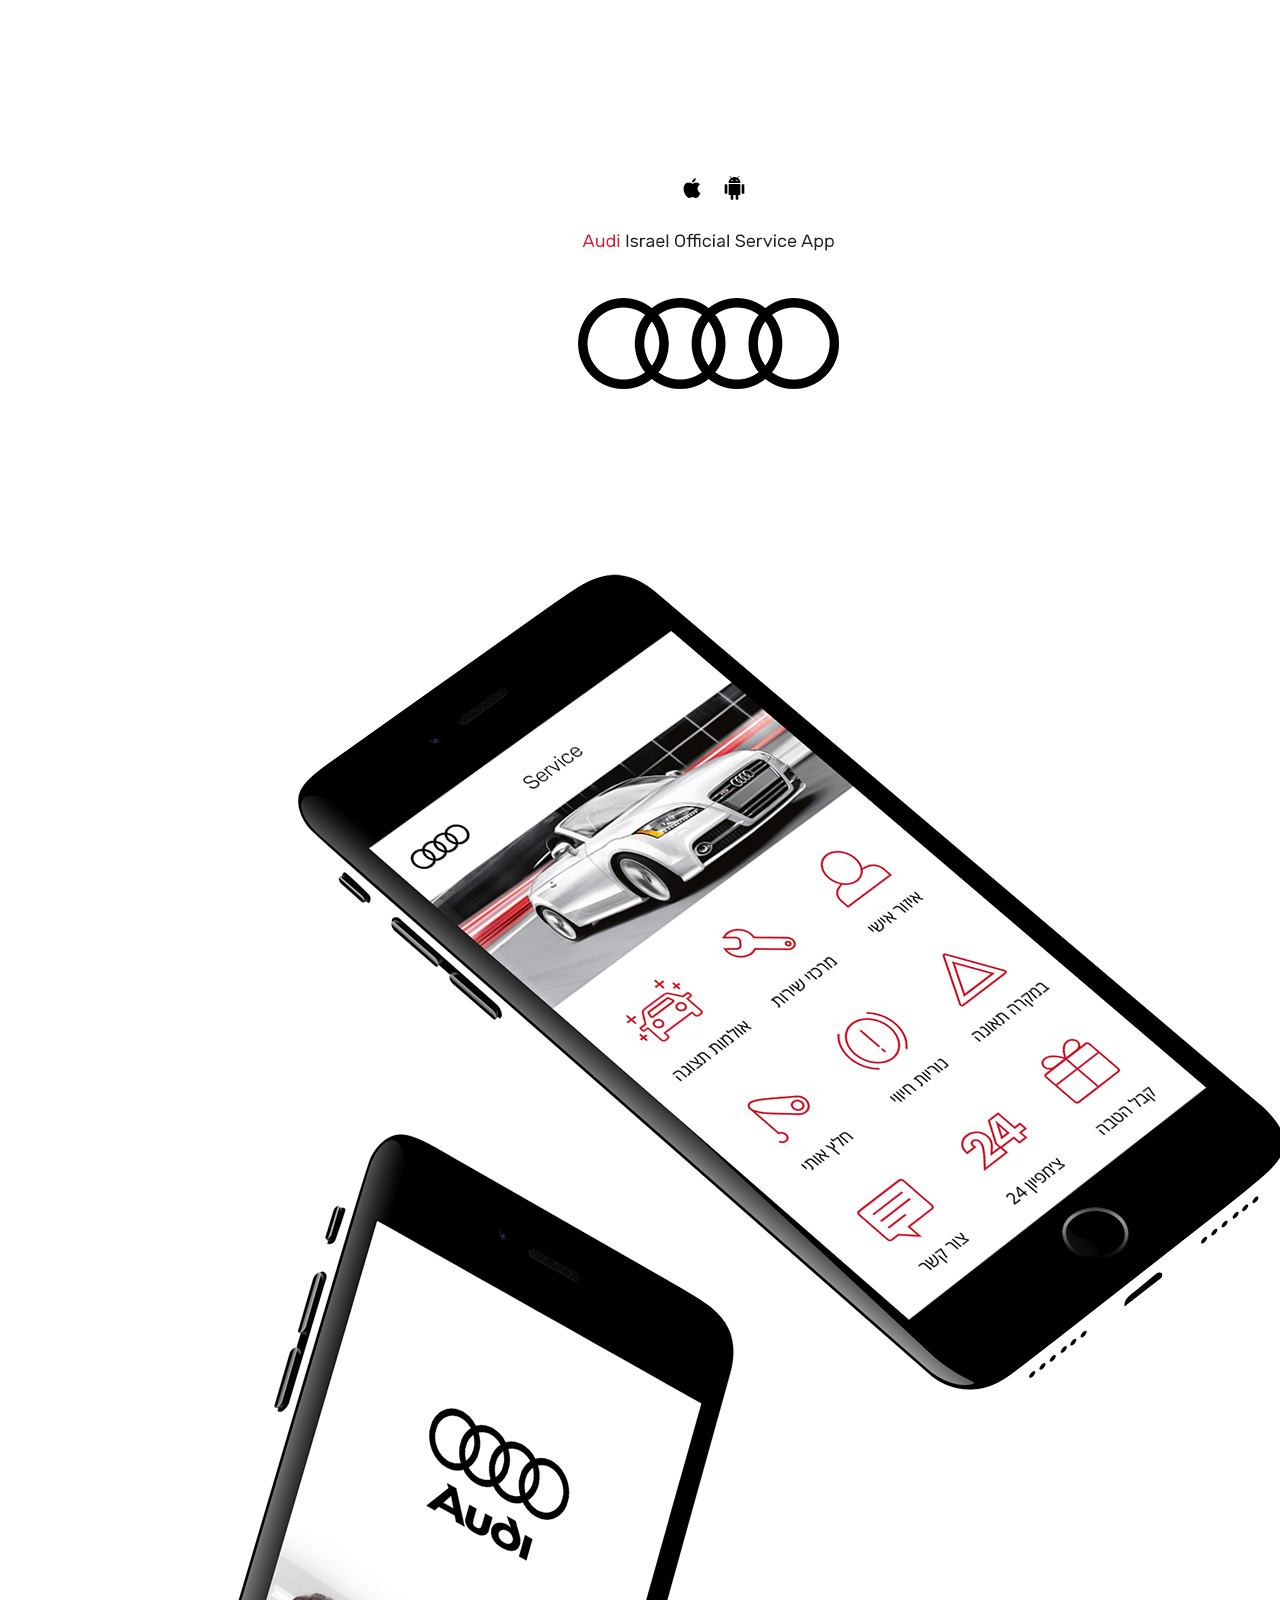
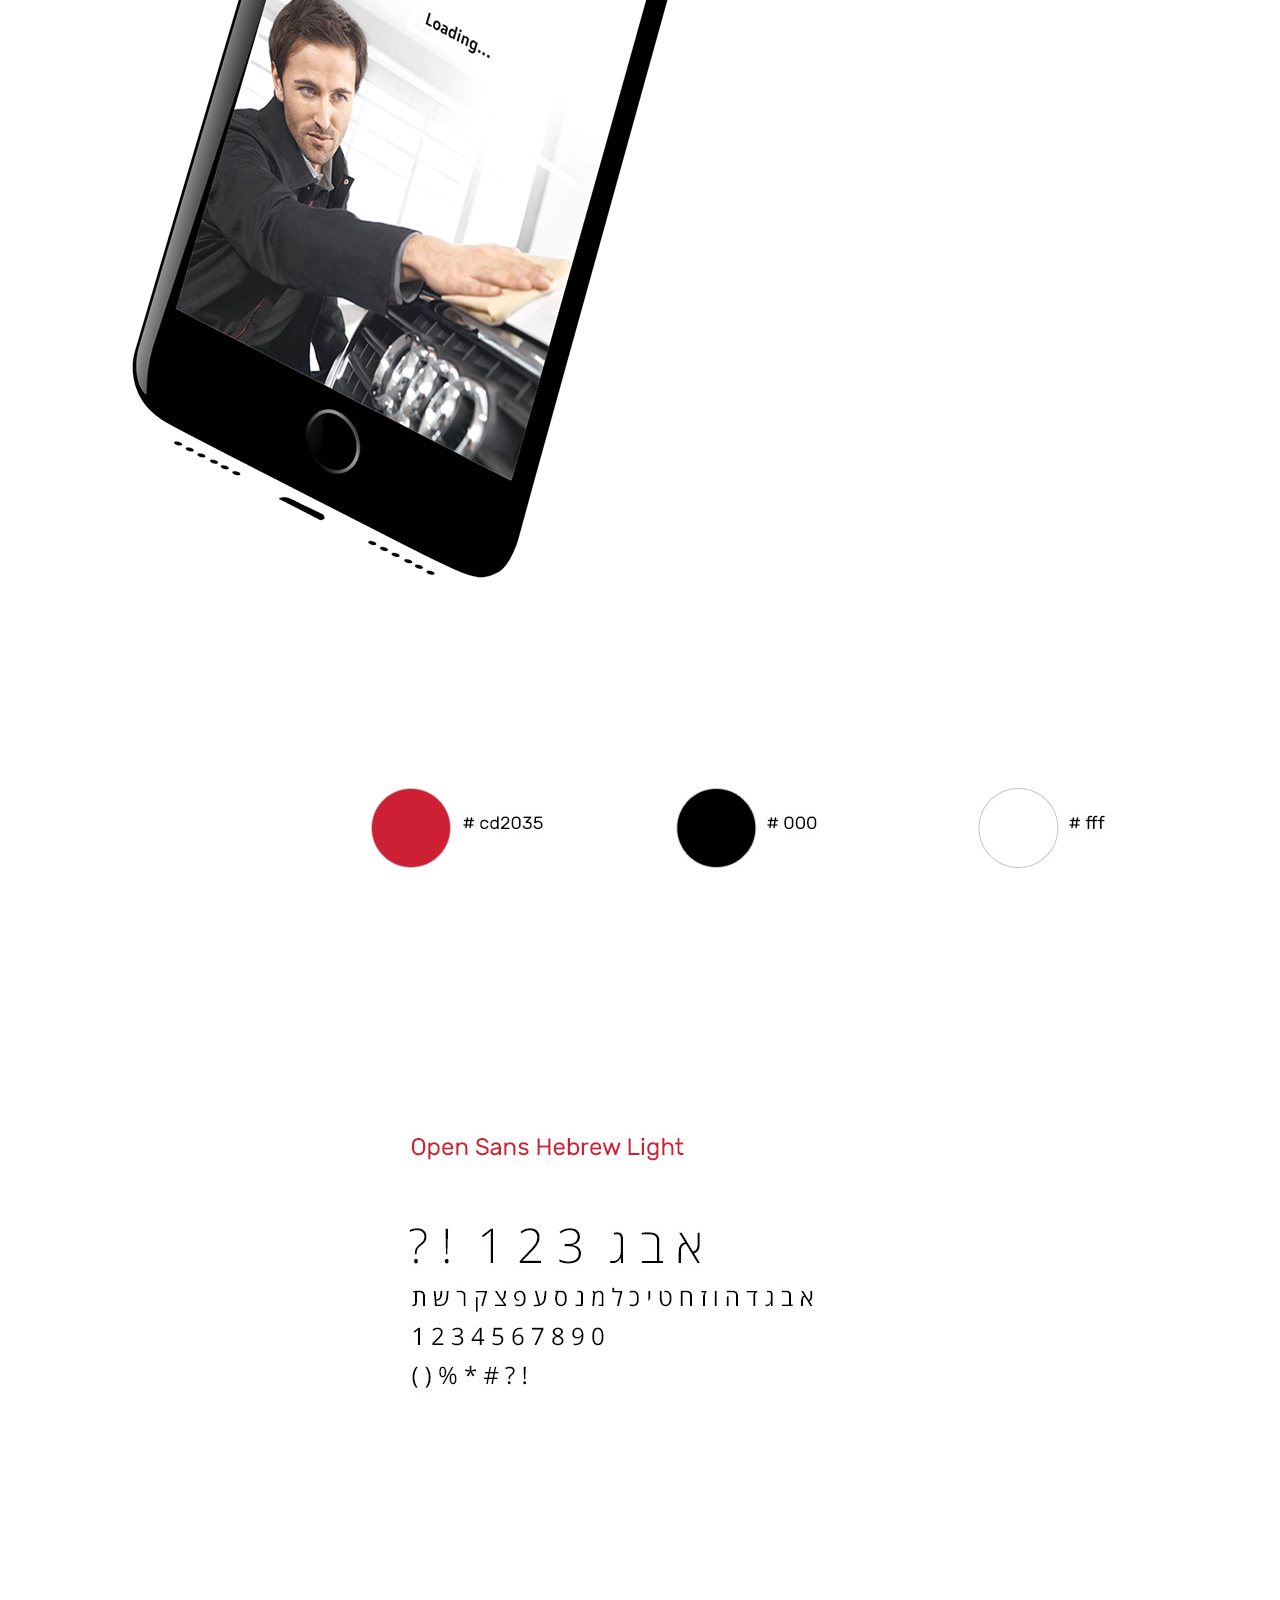
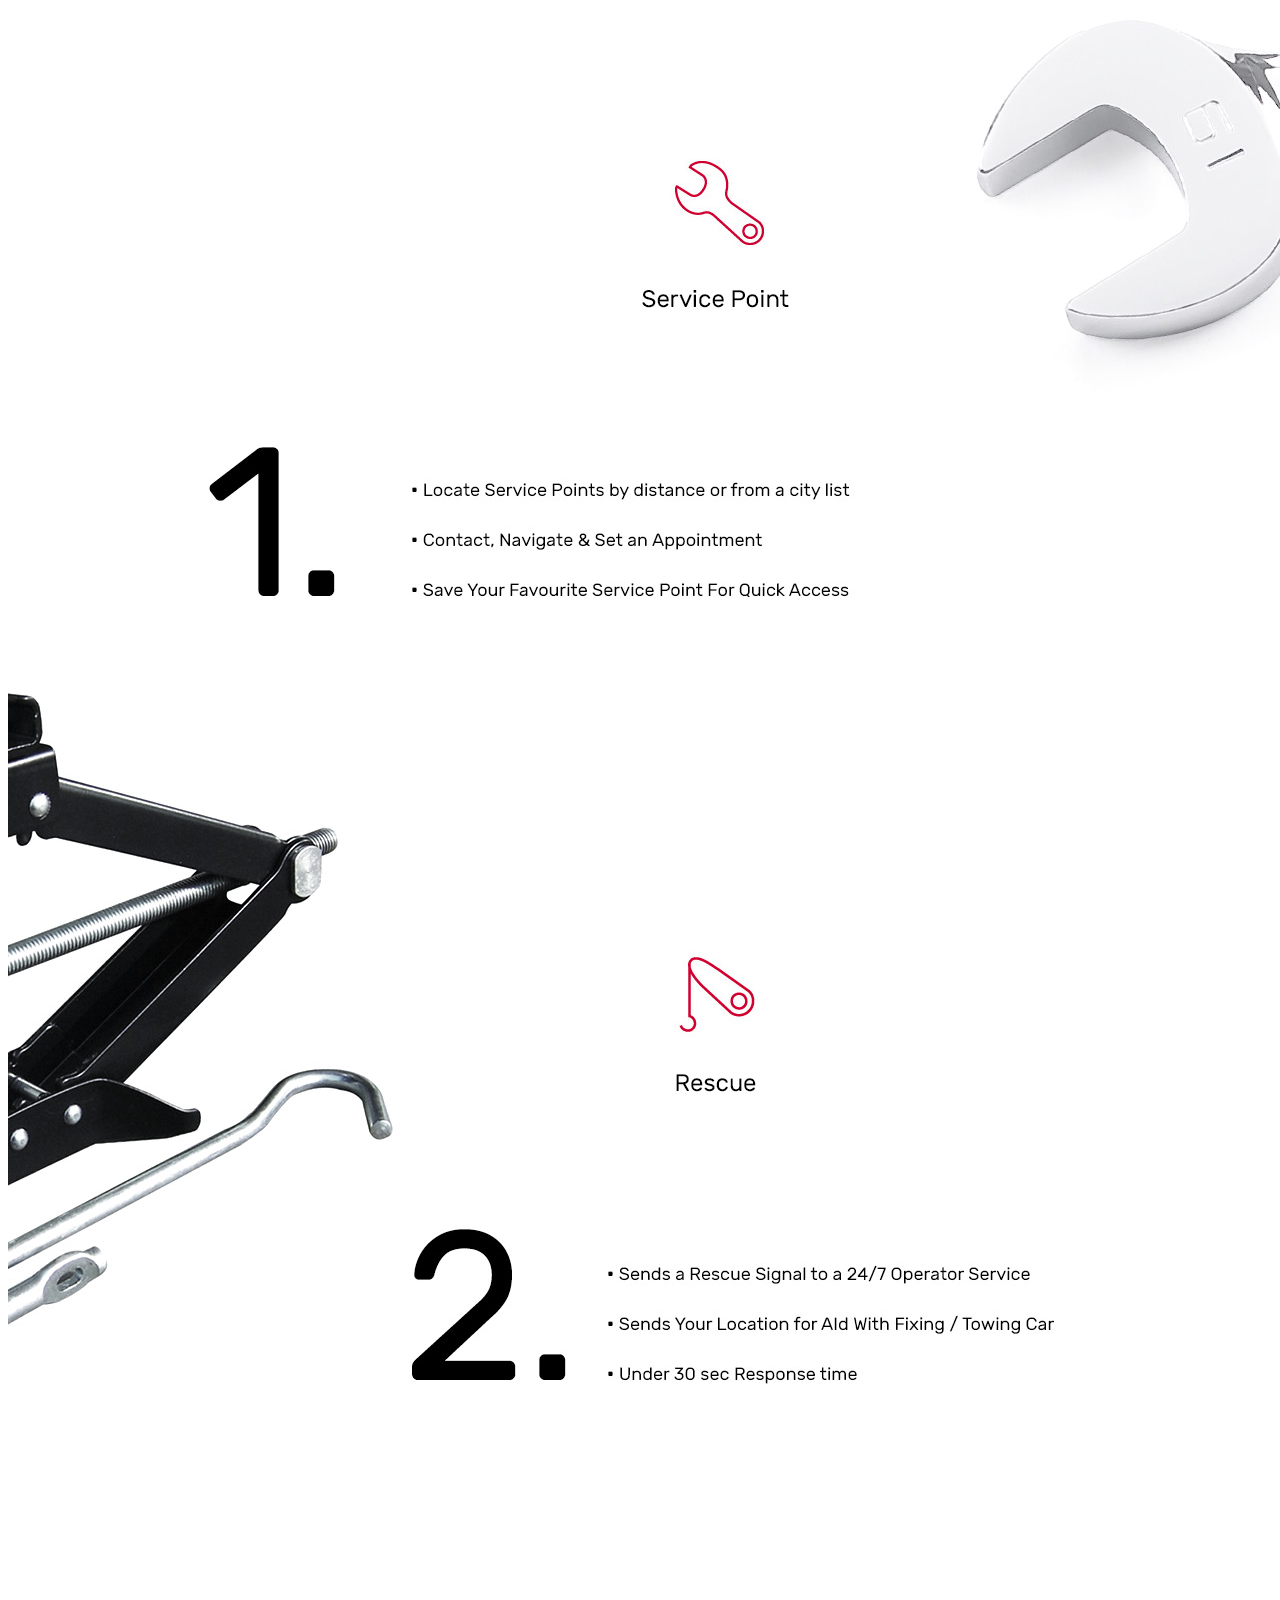
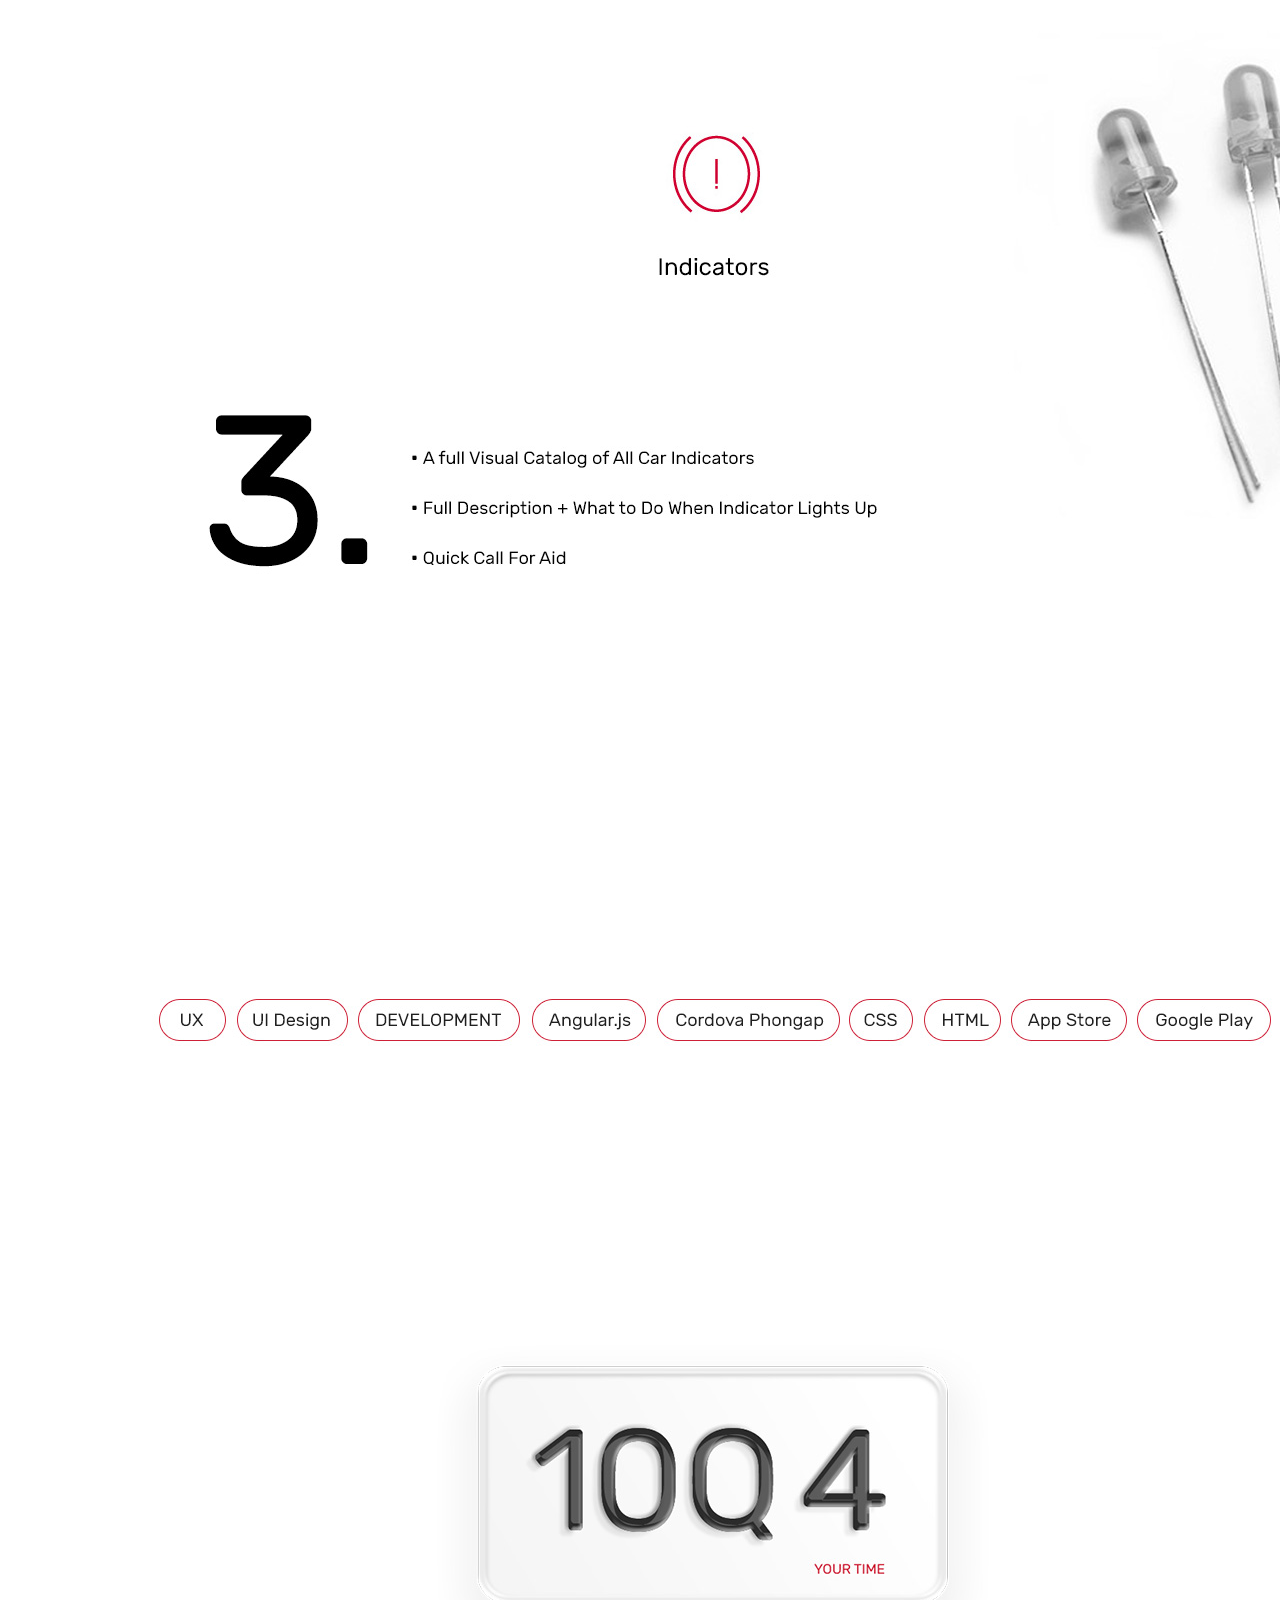
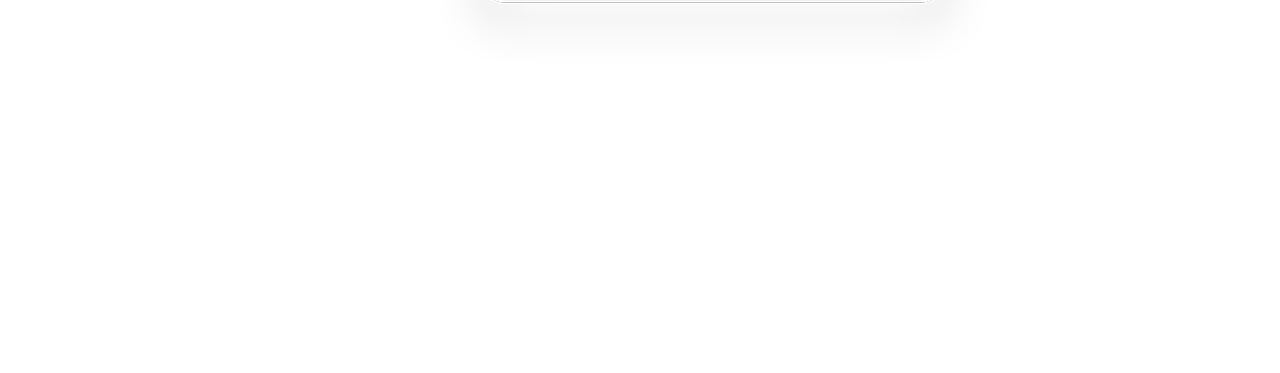
<file: projects/audi-app.html>
<!DOCTYPE html>
<html >
<head>
  <meta charset="UTF-8">
  <title>Audi App</title>
</head>

<body>
  <div class="container">
  <img src="../img/champion/champ1.jpg" class="img-responsive"/>
    <img src="../img/champion/champ2.jpg" class="img-responsive"/>
  <img src="../img/champion/champ3.jpg" class="img-responsive"/>
   <div class="vid-container">
     <div id="yt1" class="video" data-videoID="PWfMw_fS2FU"></div>
  </div>
  <img src="../img/champion/champ4.jpg" class="img-responsive"/>
</div>
<script>
  onYouTubeIframeAPIReady();
</script>
</body>
</html>
</file>
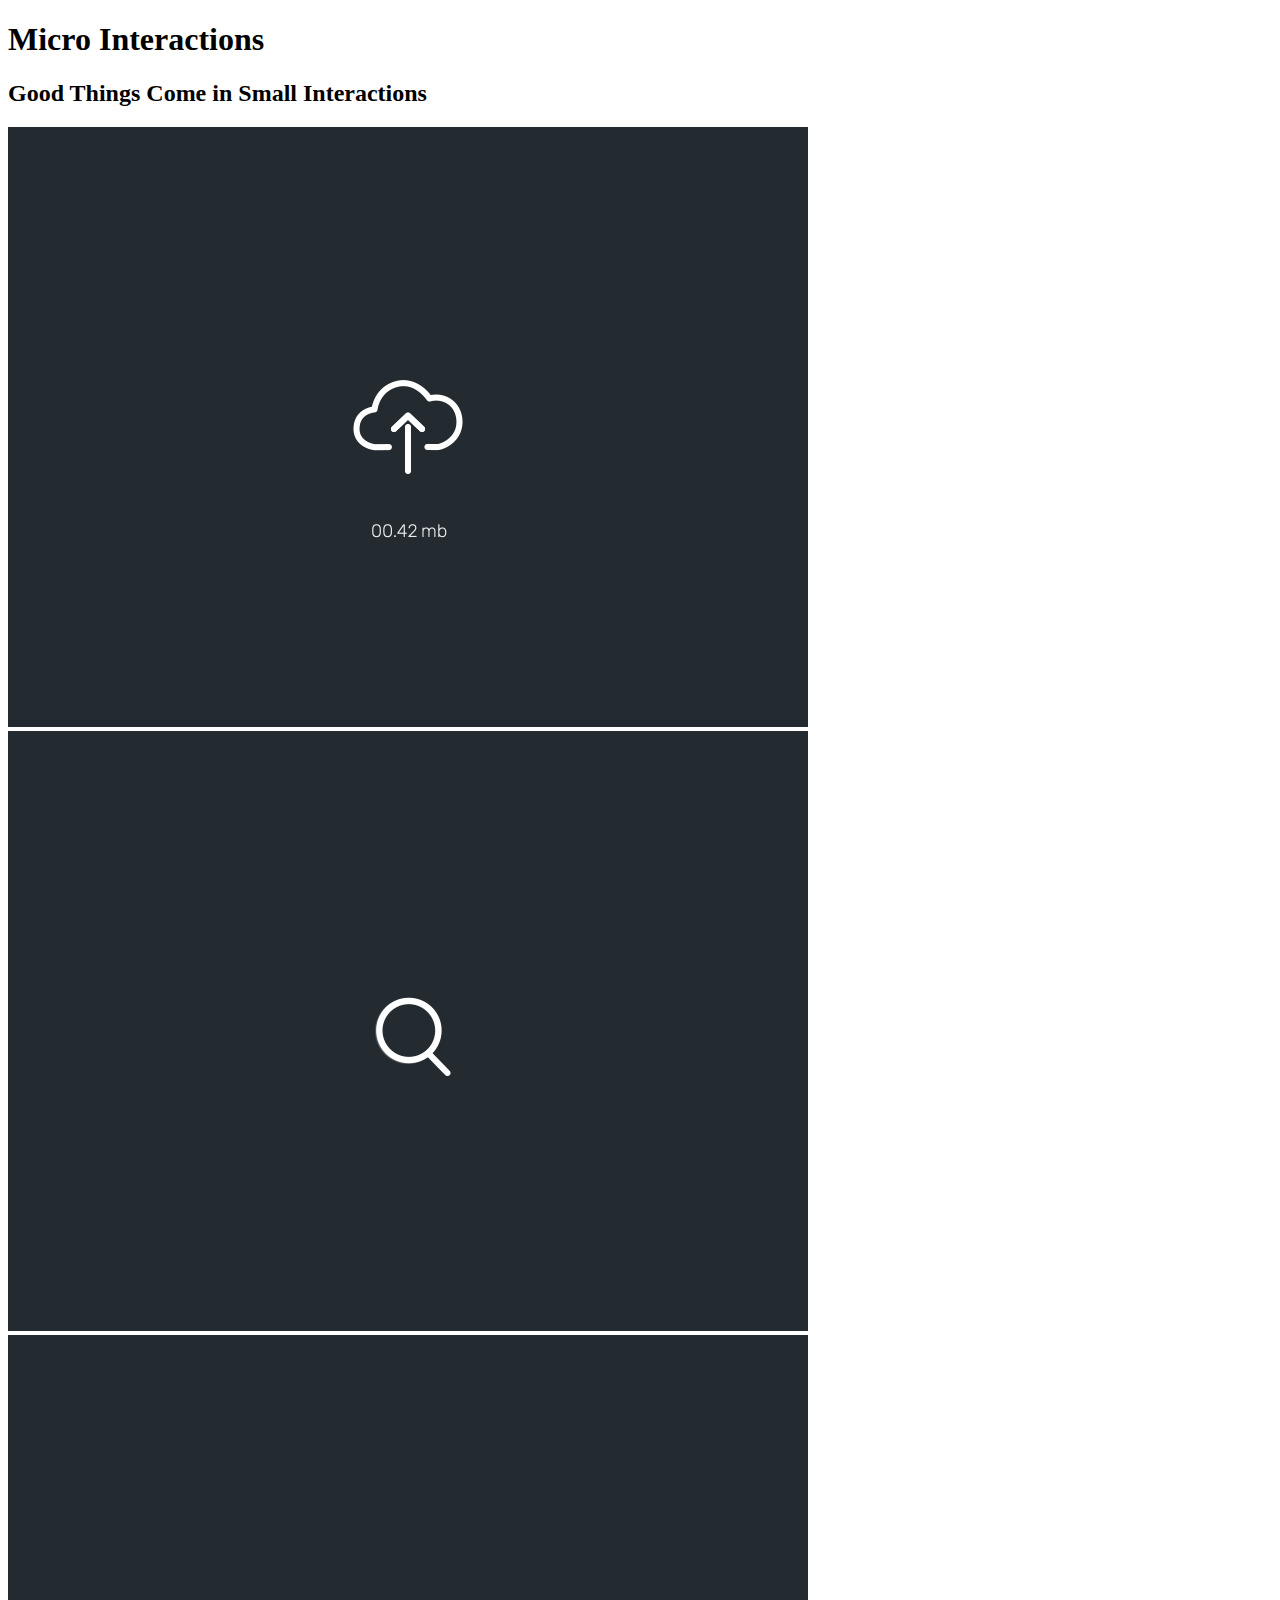
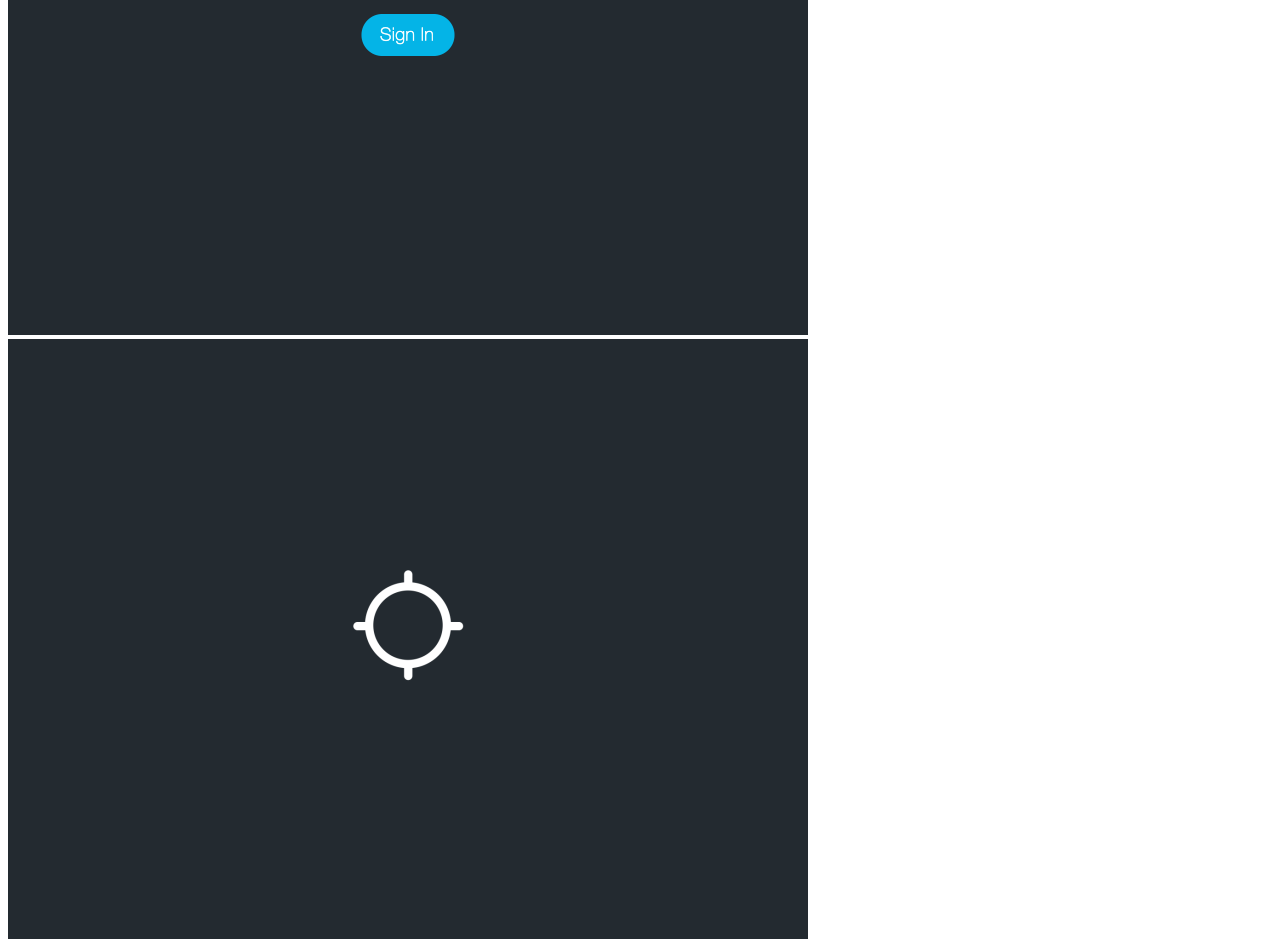
<file: projects/micro-interactions.html>
<!DOCTYPE html>
<html >
<head>
  <meta charset="UTF-8">
  <title>Micro Interactions</title>
  <link rel='stylesheet prefetch' href='https://fonts.googleapis.com/css?family=Rubik:300,400'>
</head>

<body>
  <div class="container micro">
  <hgroup class="text-center">
    <h1>Micro Interactions</h1>
    <h2>Good Things Come in Small Interactions</h2>
  </hgroup>
  <img src="../img/micro-animations/upload.gif" class="img-responsive gif"/>
<!--   <p class="text-center">Upload Amination</p> -->
    <img src="../img/micro-animations/search.gif" class="img-responsive gif"/>
<!--     <p class="text-center">Search Amination</p> -->
  <img src="../img/micro-animations/login.gif" class="img-responsive gif"/>
<!--     <p class="text-center">Login Amination</p> -->
  <img src="../img/micro-animations/locate.gif" class="img-responsive gif"/>
<!--   <p class="text-center">Locate Amination</p> -->
</div>
</body>
</html>
</file>
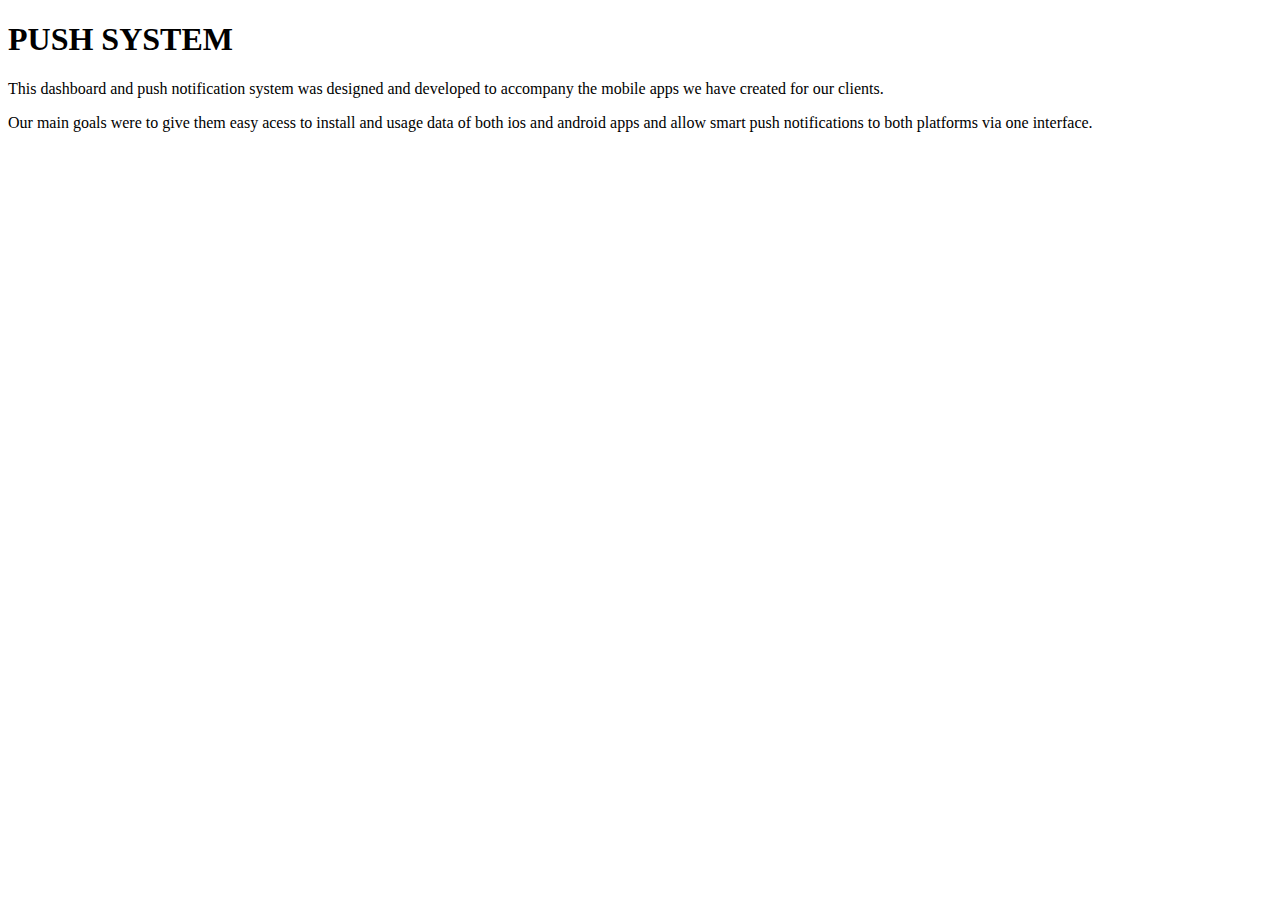
<file: projects/push-system.html>
<!DOCTYPE html>
<html >
<head>
  <meta charset="UTF-8">
  <title>Push Notification App</title>
  <link rel='stylesheet prefetch' href='https://fonts.googleapis.com/css?family=Roboto:300,400'>
</head>
<body>
  <div class="container push">
  <section class="row description">
    <div class="col-sm-4 col-sm-push-1 col-xs-5 col-xs-push-1">
      <h1>PUSH SYSTEM</h1>
      <p>This dashboard and push notification system was designed and developed to accompany the mobile apps  we have created for our clients.</p>
      <p>Our main goals were to give them easy acess to install and usage data of both ios and android apps and allow smart push notifications to both platforms via one interface.</p>
    </div>
  </section>
   <div class="vid-container">
     <div id="yt1" class="video" data-videoID="c6u6bMgF8iM"></div>
  </div>
</div>

<script>
  onYouTubeIframeAPIReady();
</script>

</body>
</html>
</file>
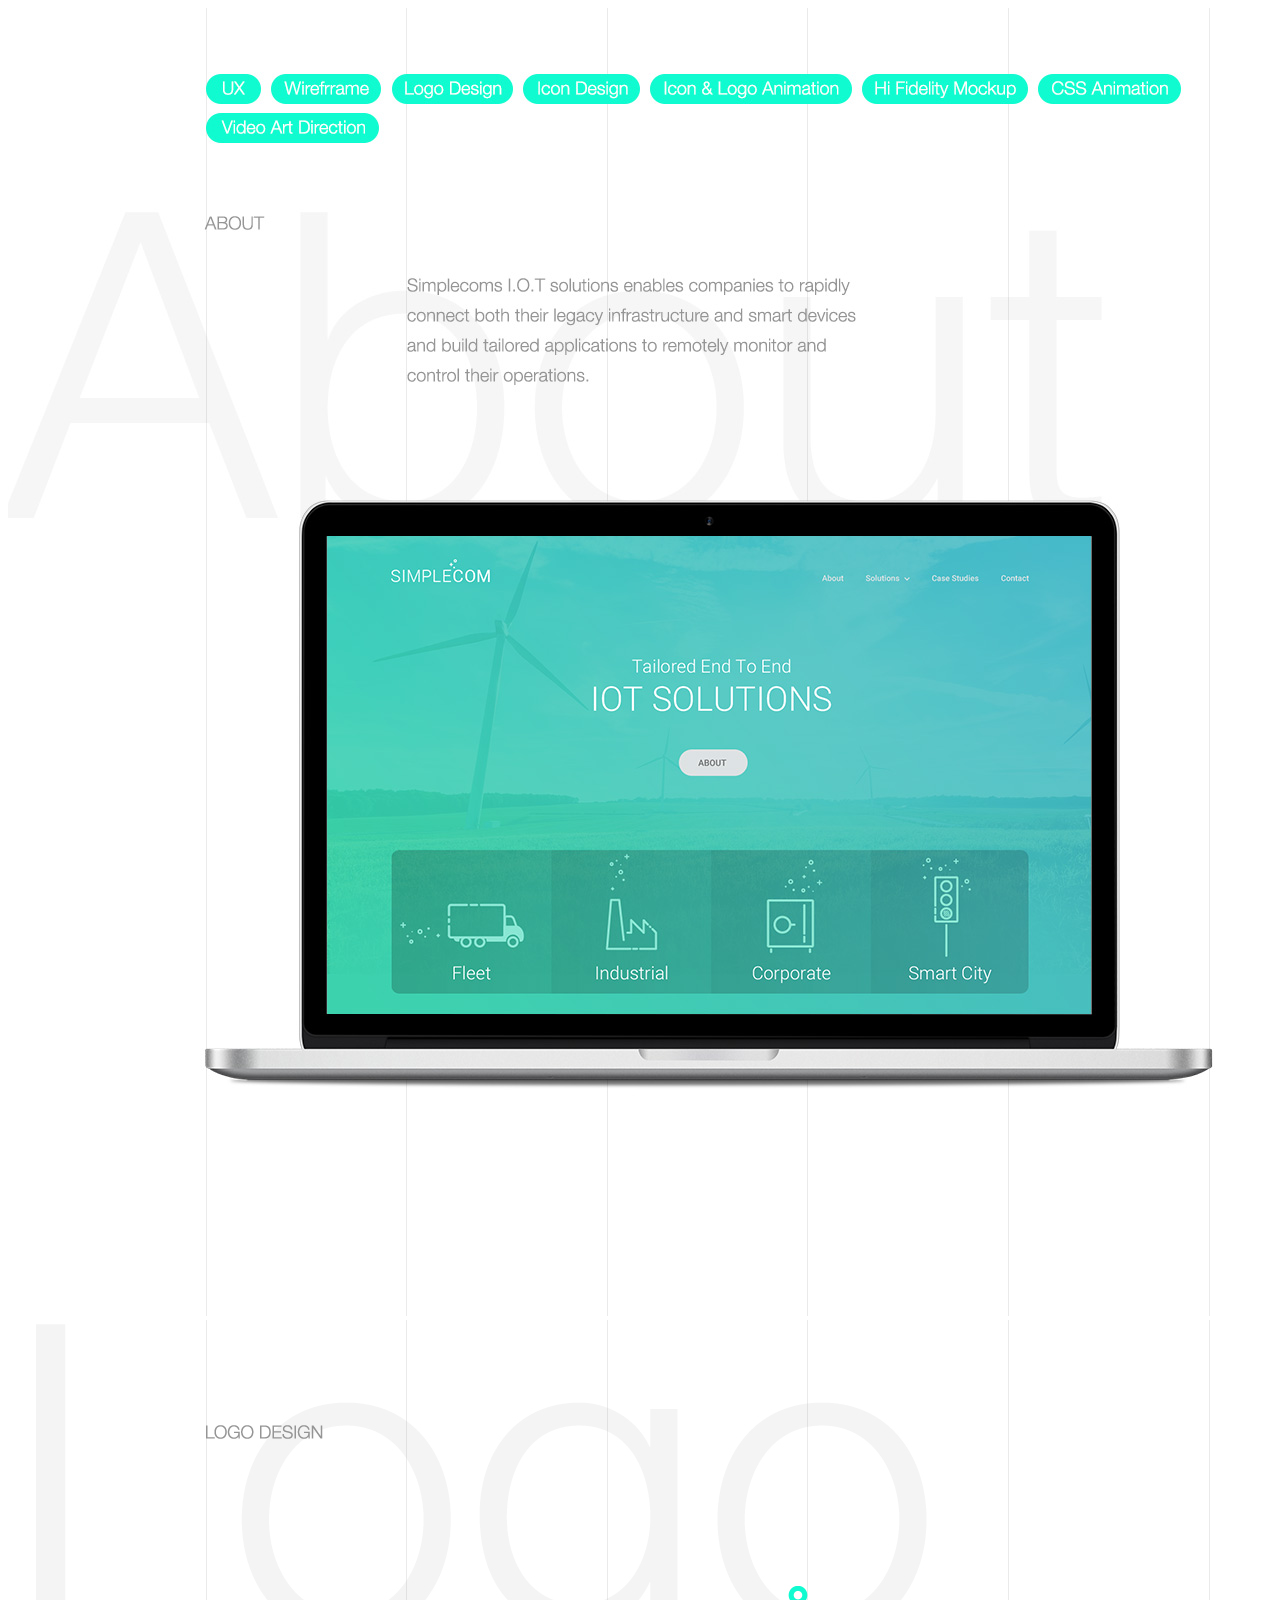
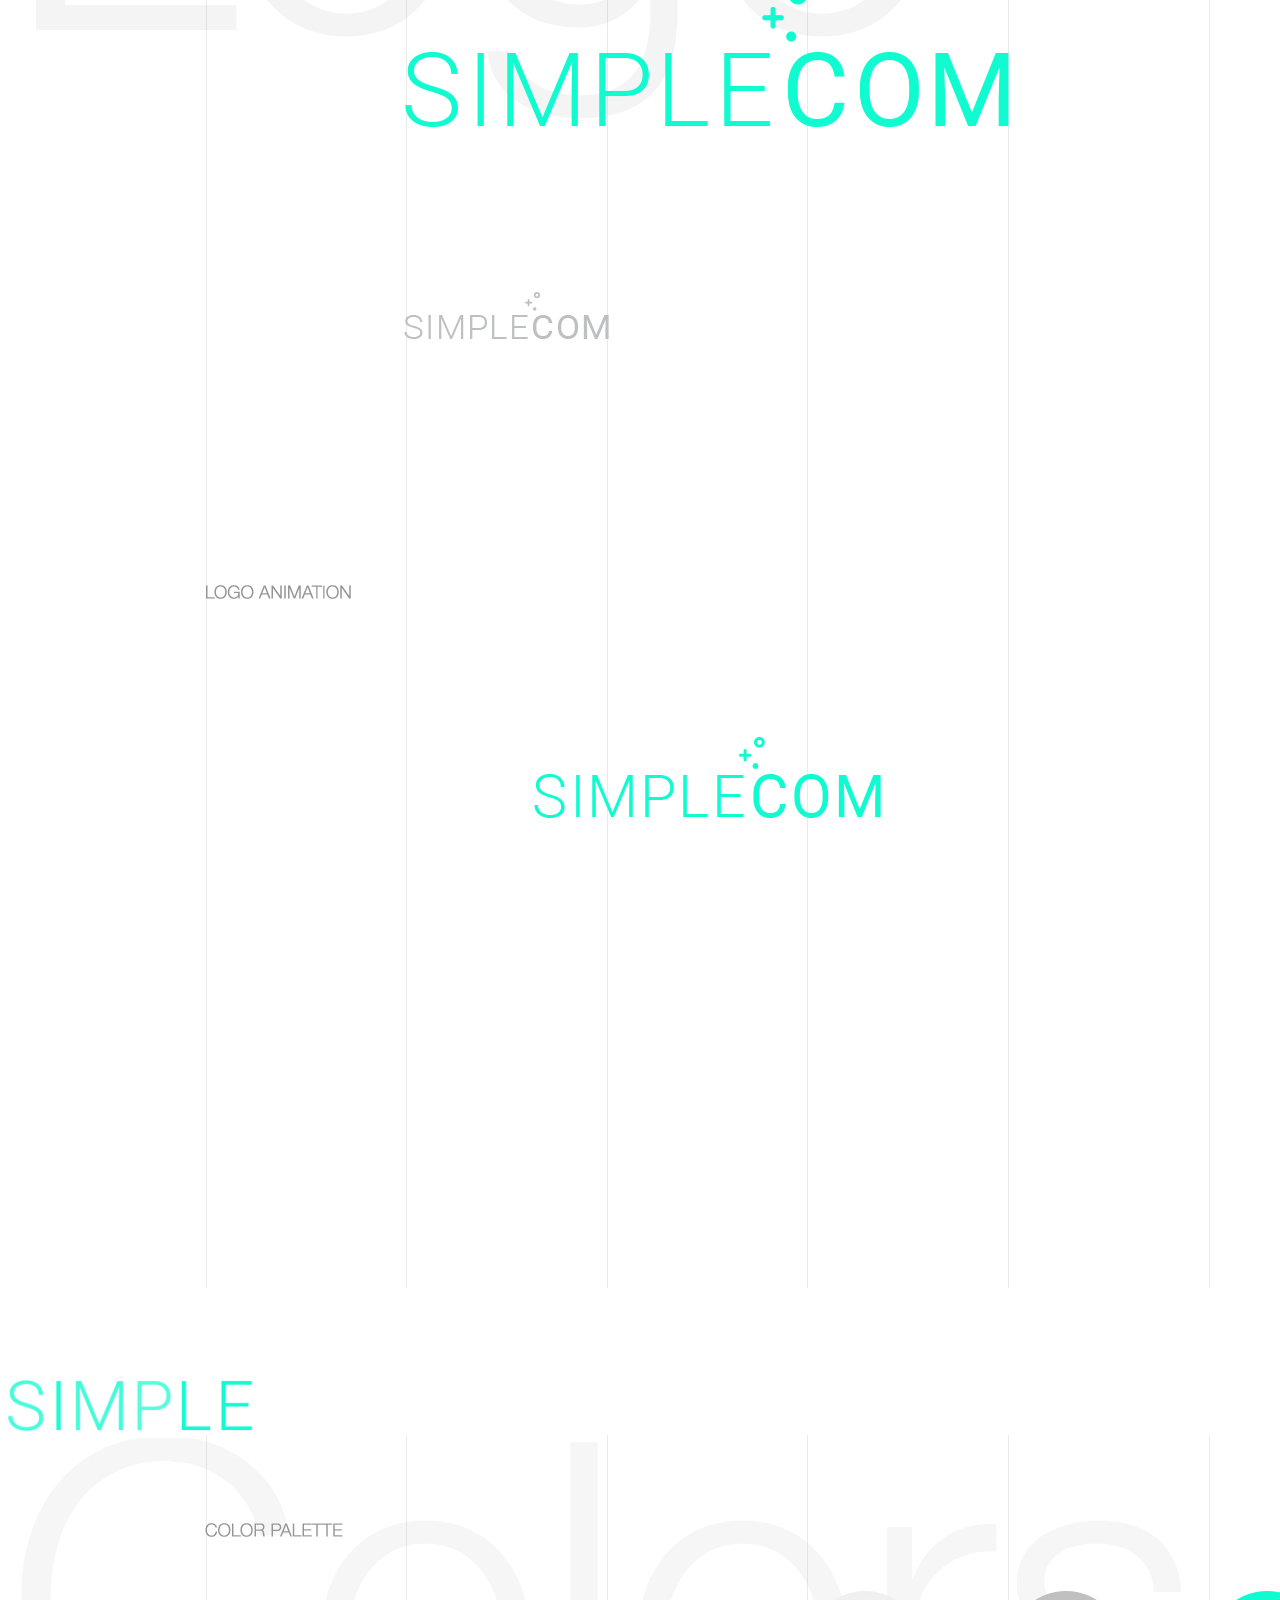
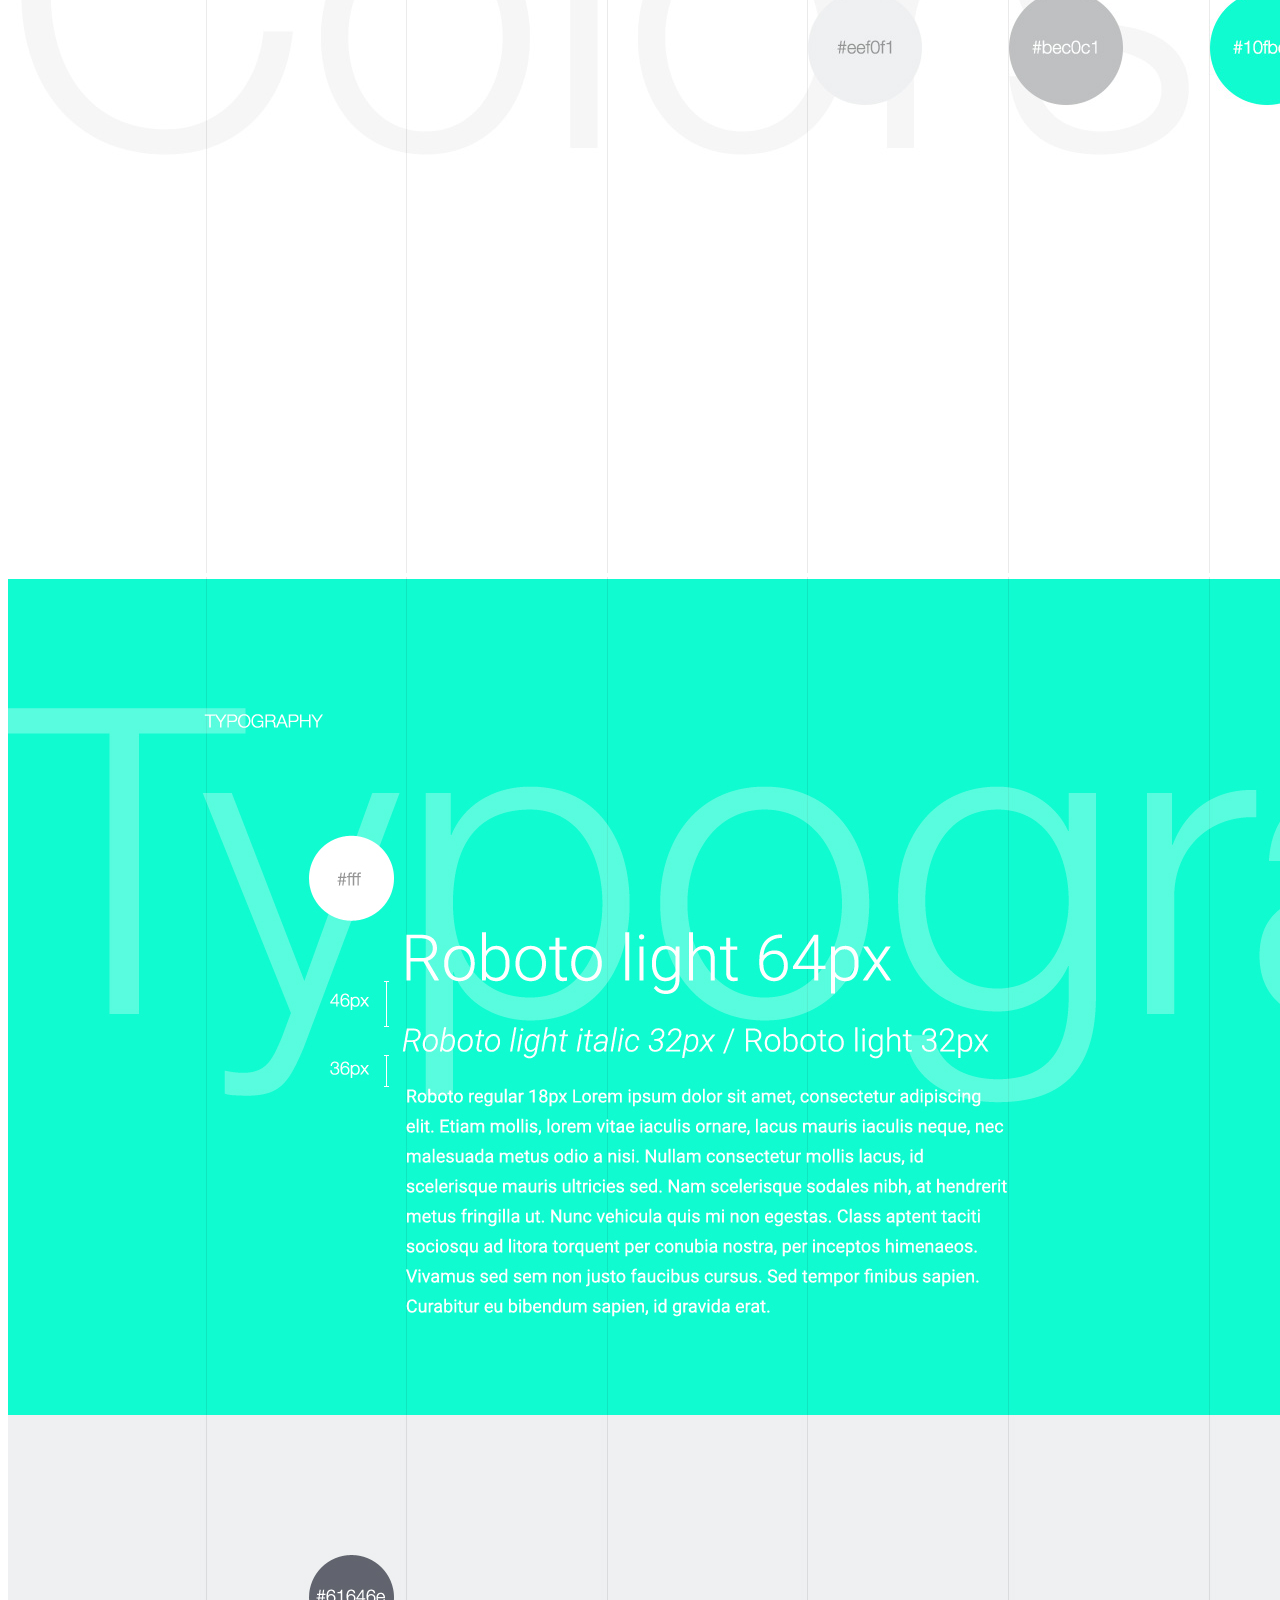
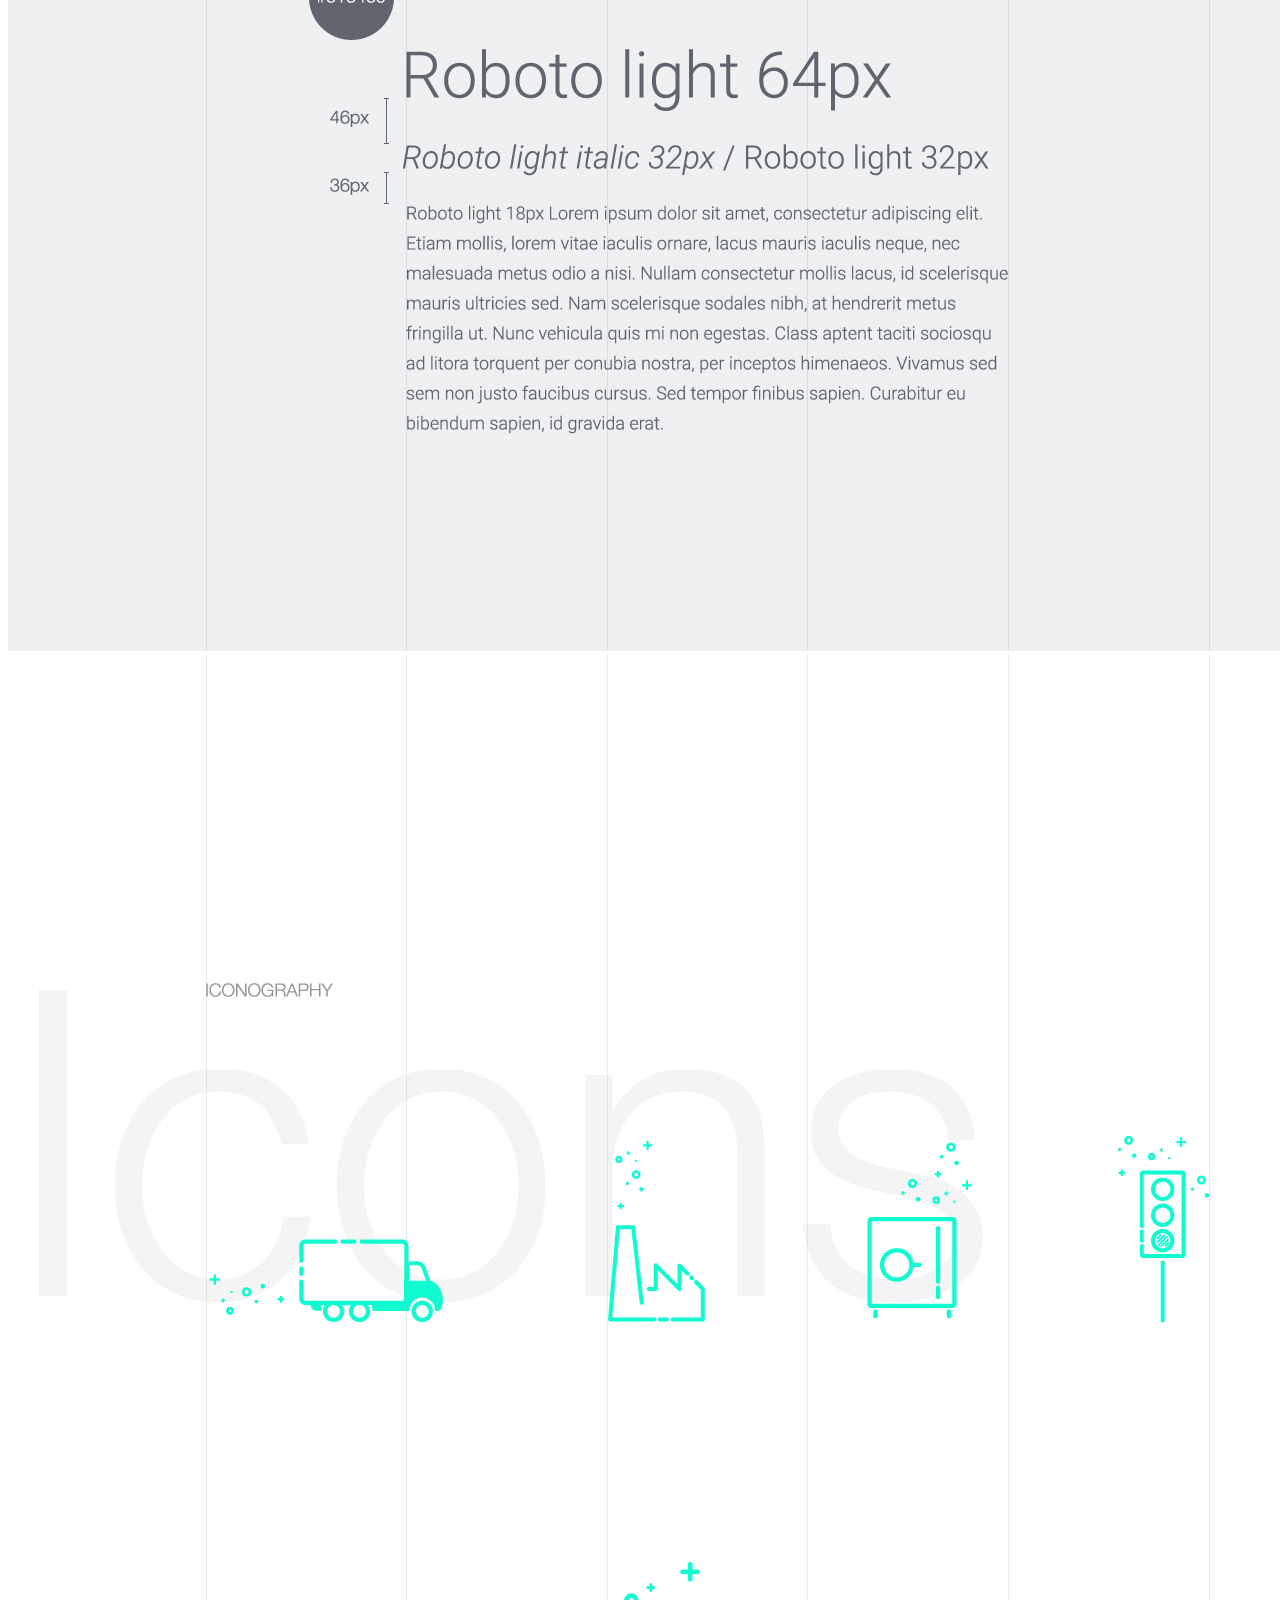
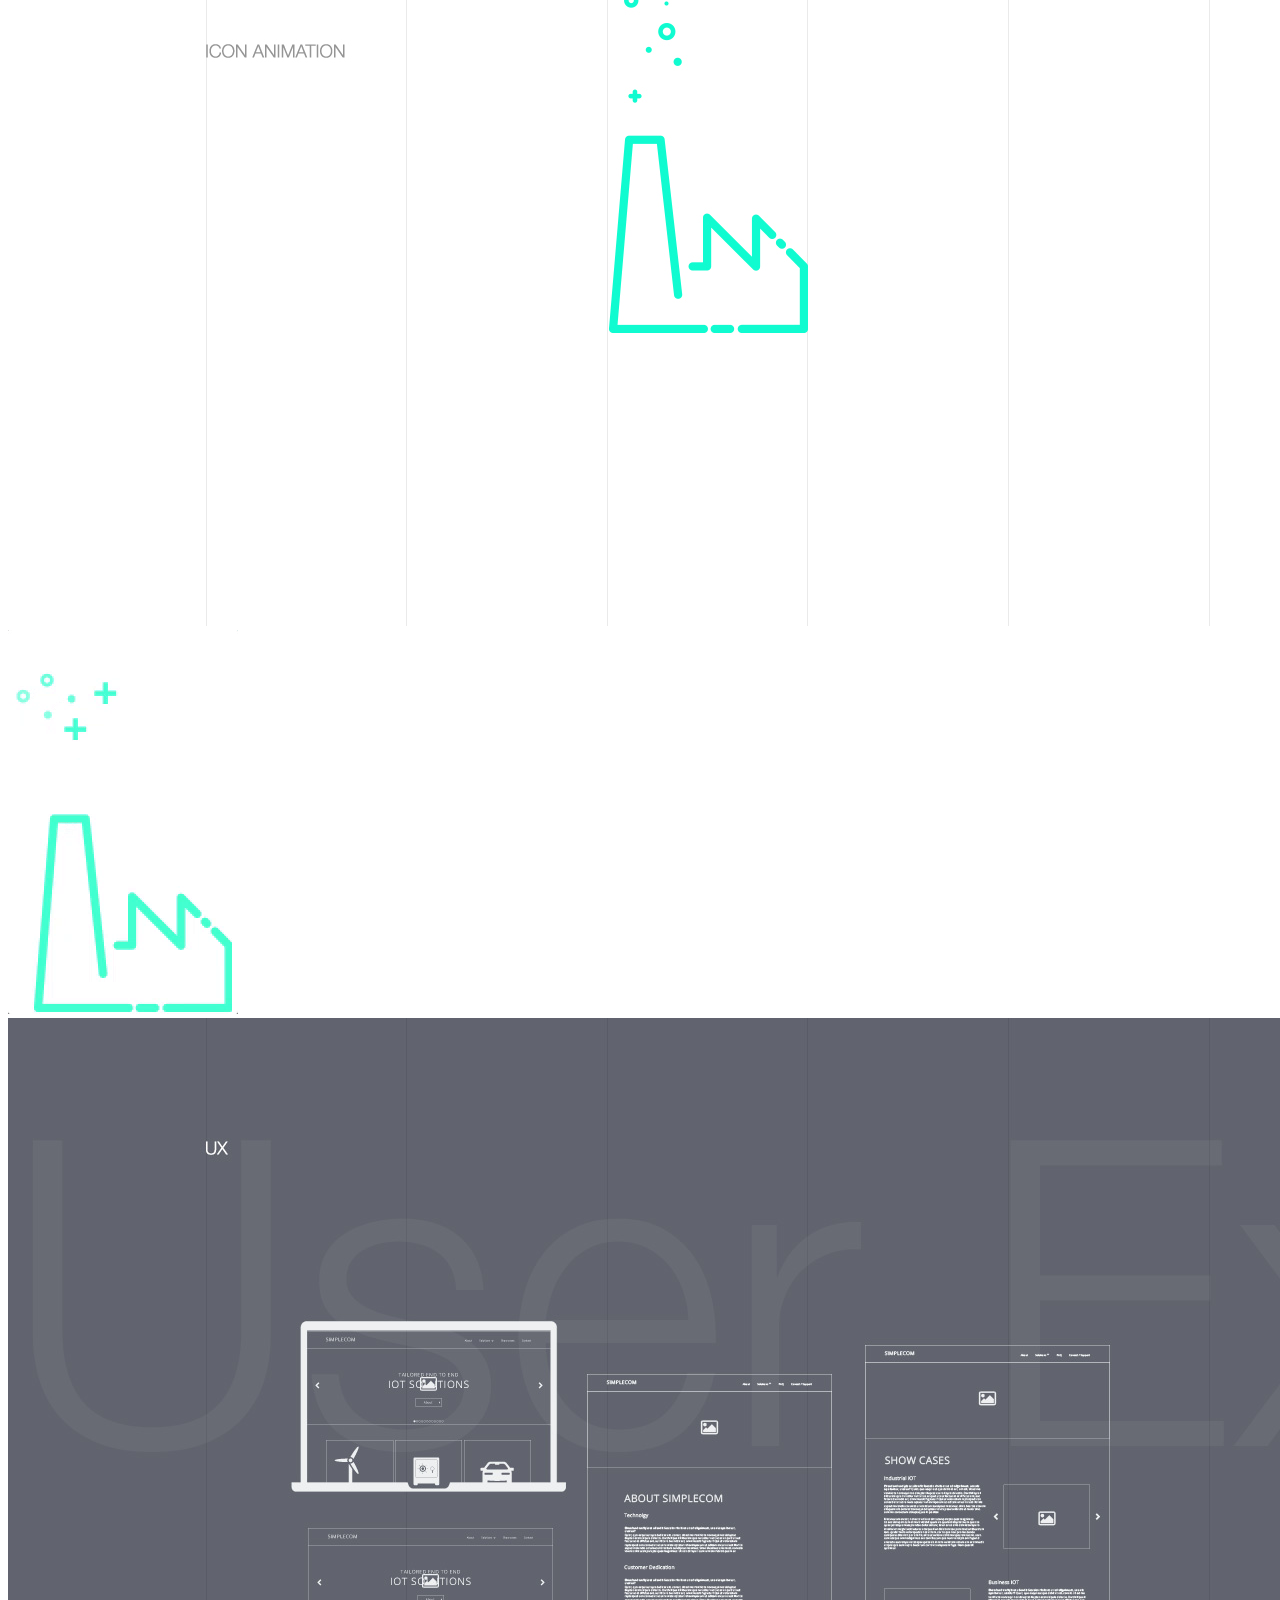
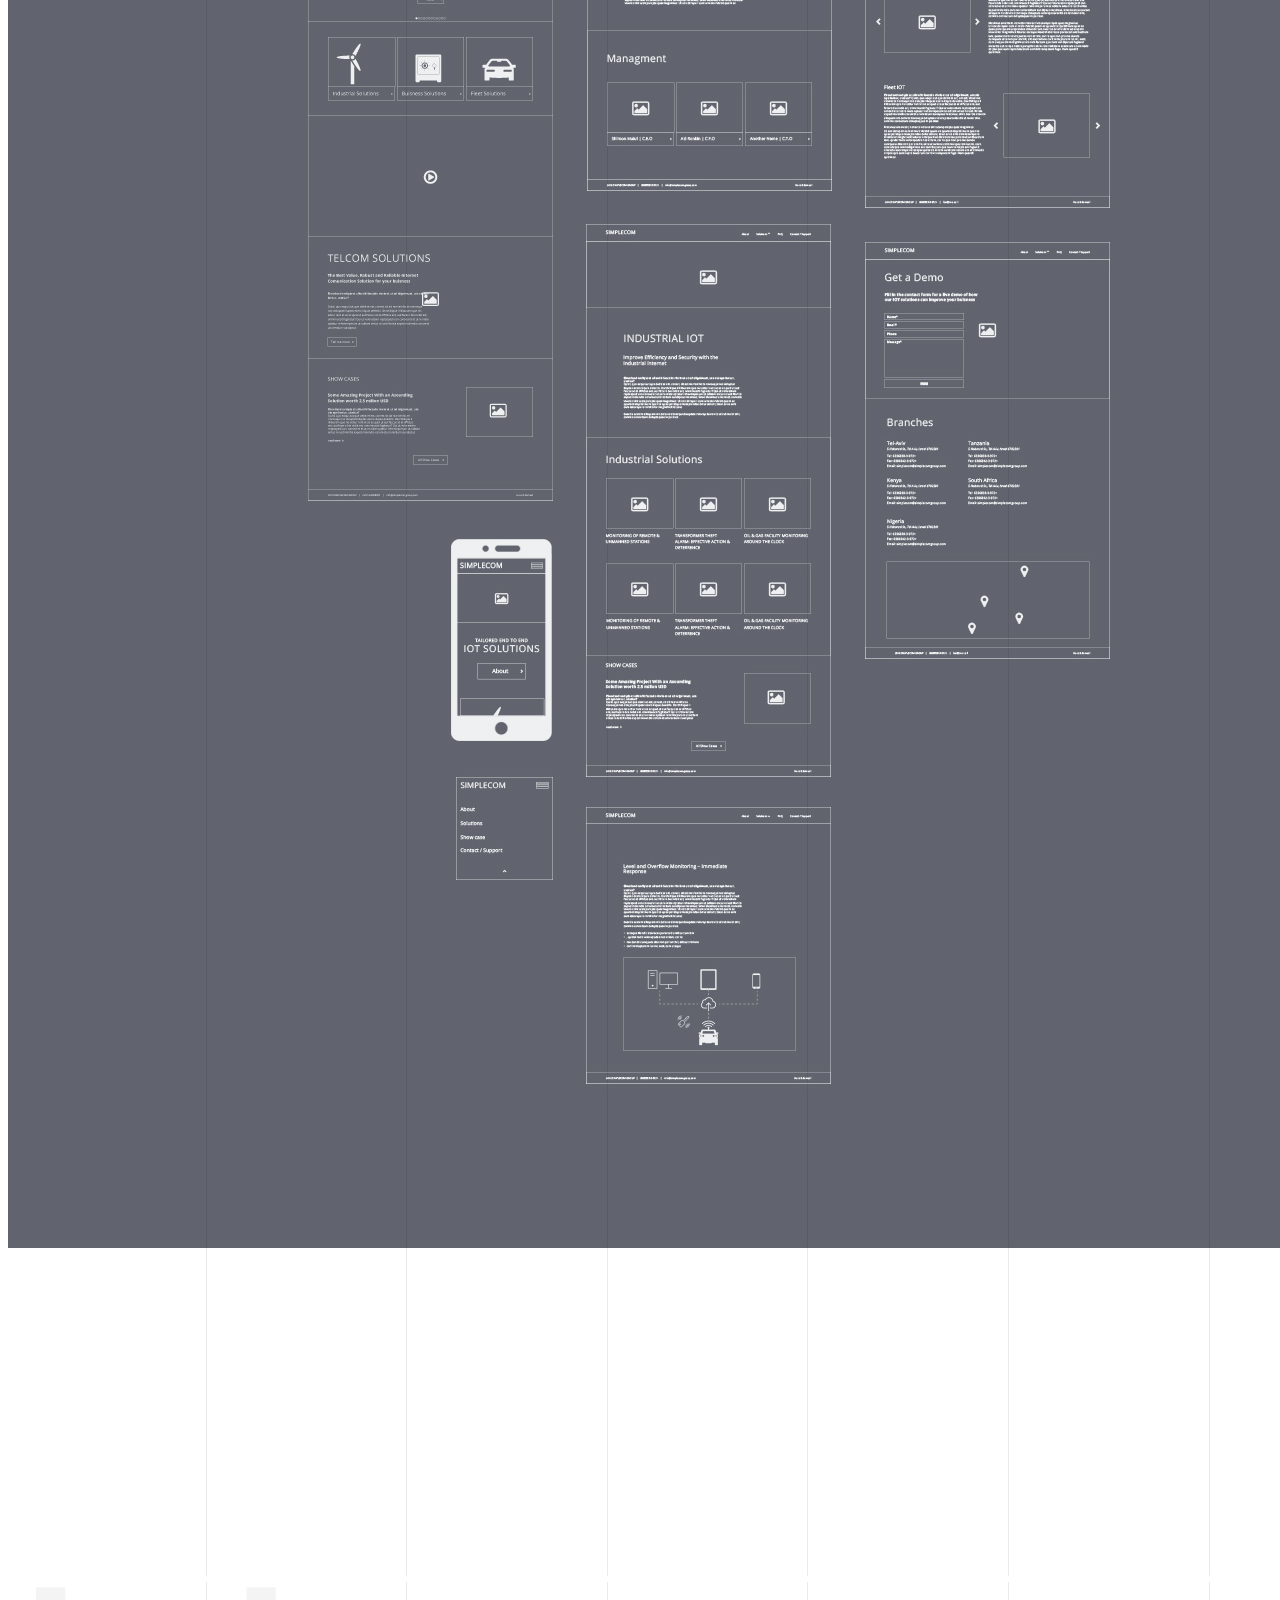
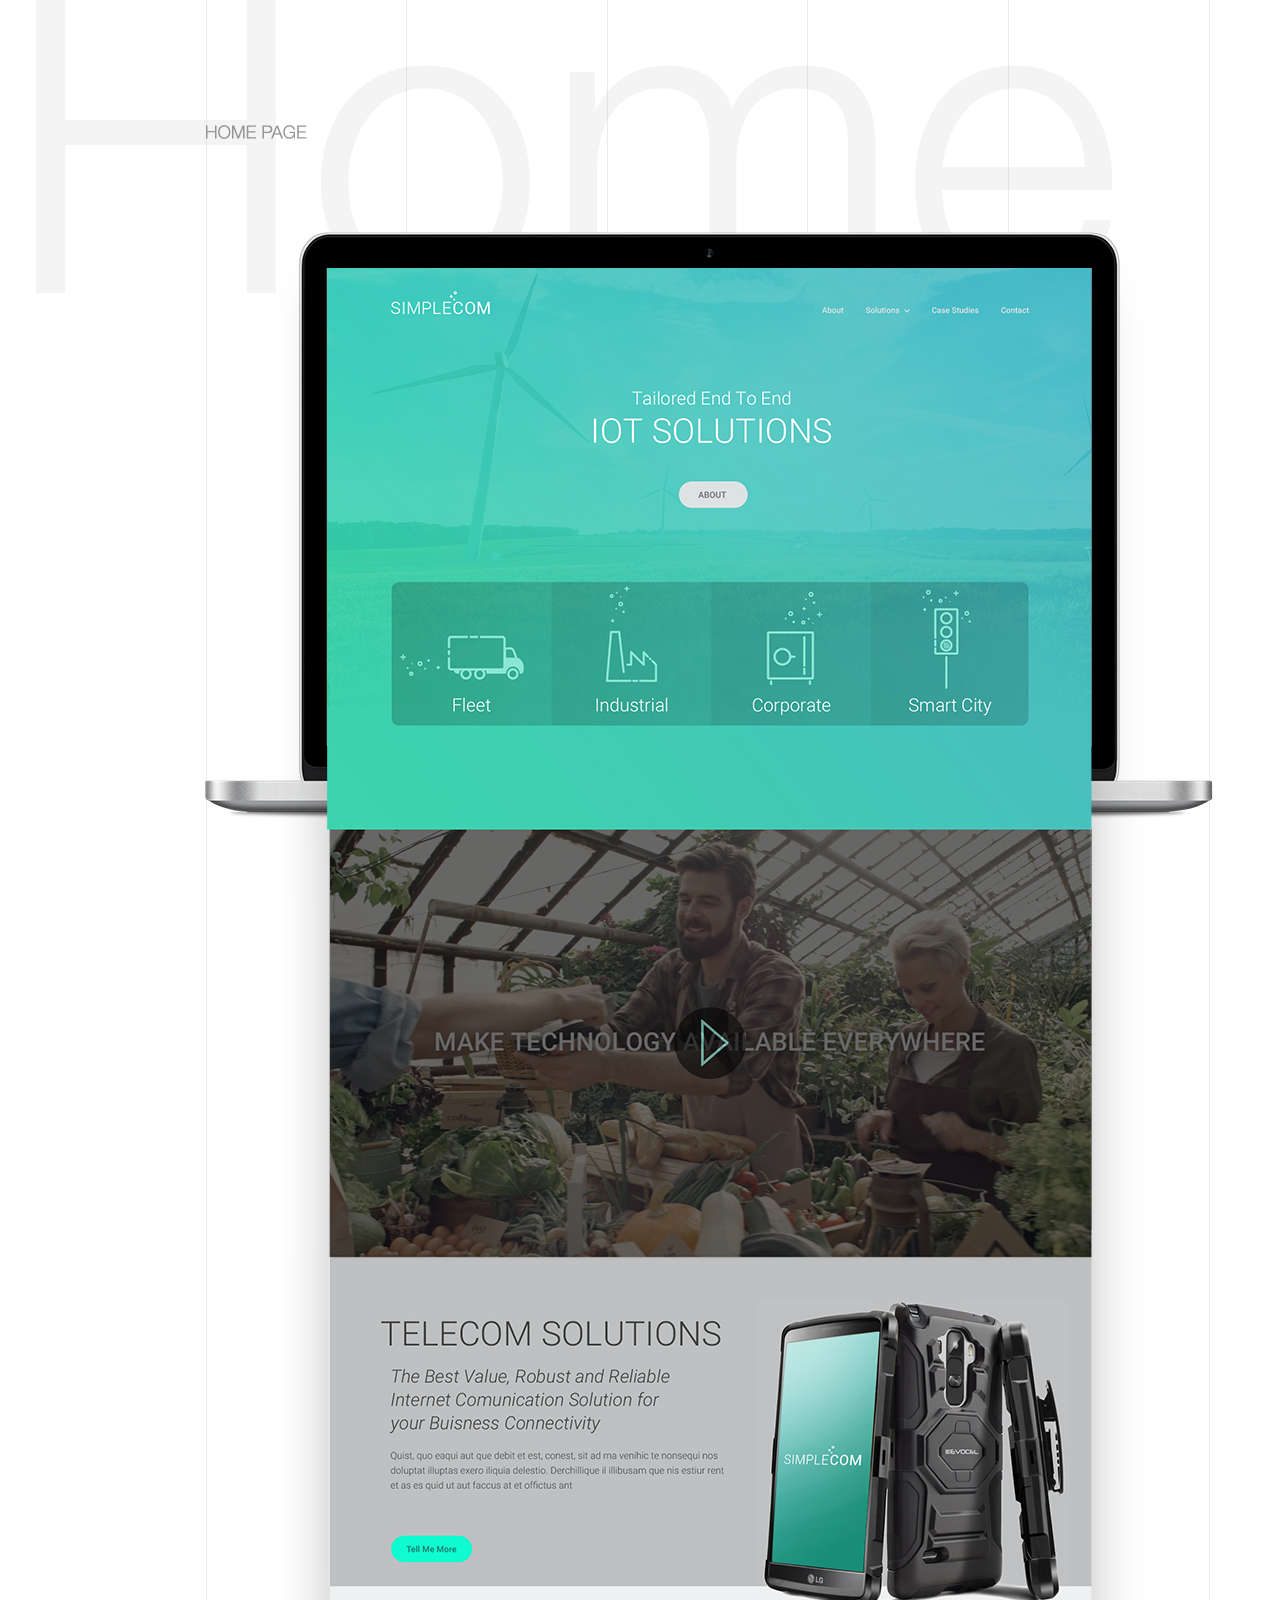
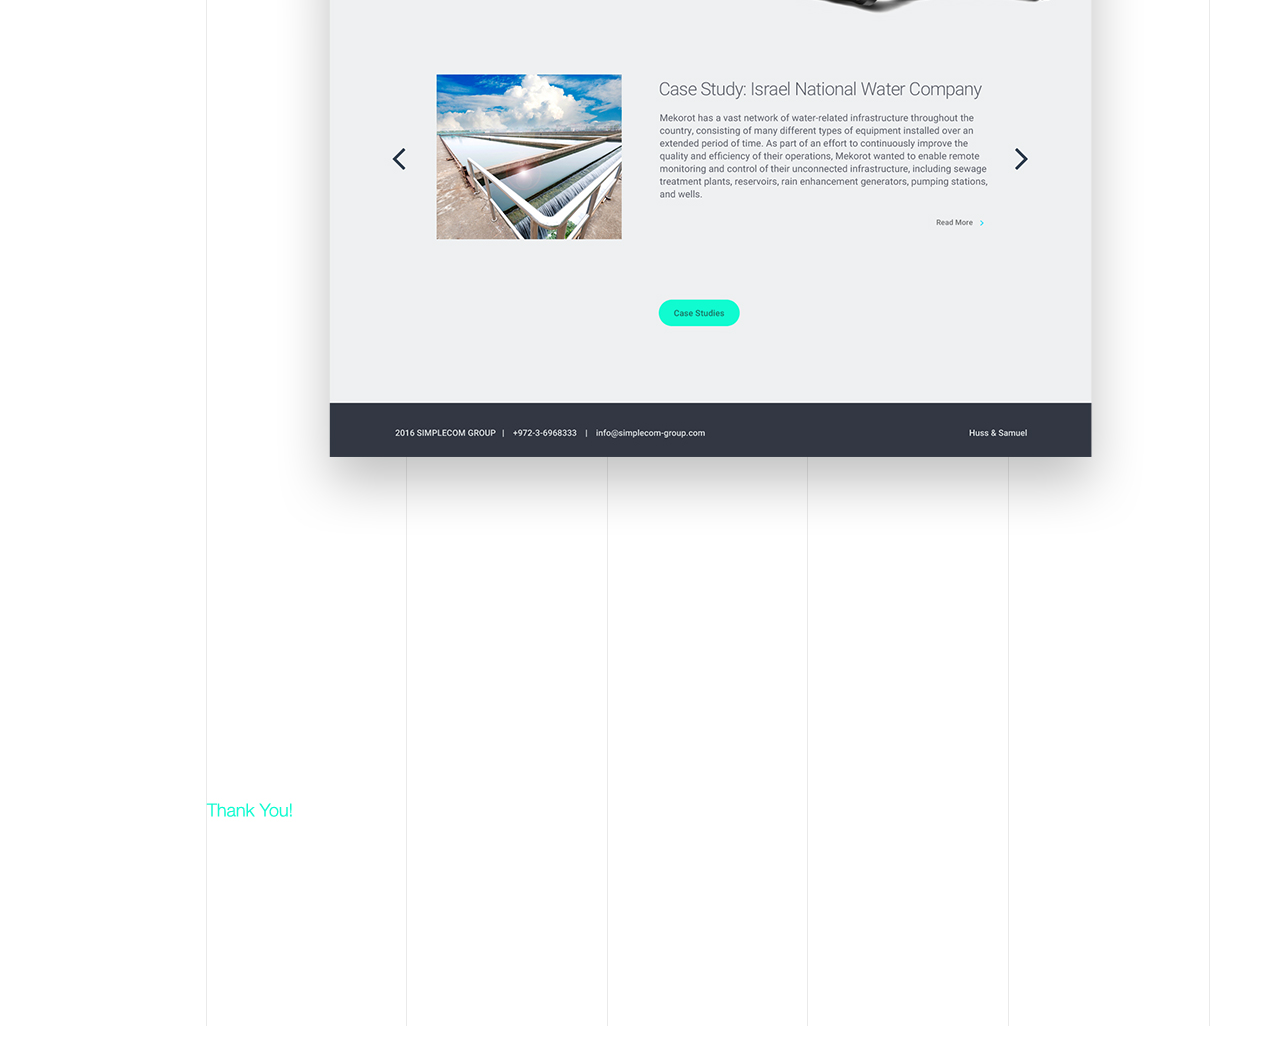
<file: projects/simplecom.html>
<!DOCTYPE html>
<html >
<head>
  <meta charset="UTF-8">
  <title>SIMPLECOM</title>
</head>

<body>
  <div class="container">
  <img src="../img/simplecom/simplecom1_dzsekd.jpg" class="img-responsive"/>
 <div class="anim-container">
     <img src="../img/simplecom/simplecom2_psu1ku.jpg" class="img-responsive"/>
    <img id="logo-anim" src="../img/simplecom/simplecom-logo-anim.gif" class="img-responsive"/>
 </div>
  <img src="../img/simplecom/simplecom3_uq0p5a.jpg" class="img-responsive"/>
  <img src="../img/simplecom/simplecom4_wqthpn.jpg" class="img-responsive"/>
 <div class="anim-container">
    <img src="../img/simplecom/simplecom5_dlamqu.jpg" class="img-responsive"/>
     <img id="icon-anim" src="../img/simplecom/icon-anim_wovnh6.gif"/>
  </div>
 <img src="../img/simplecom/simplecom-ux_dnwrss.jpg" class="img-responsive"/>
   <img src="../img/simplecom/simplecom6_r6ntda.jpg" class="img-responsive"/>
</div>


</body>
</html>
</file>
